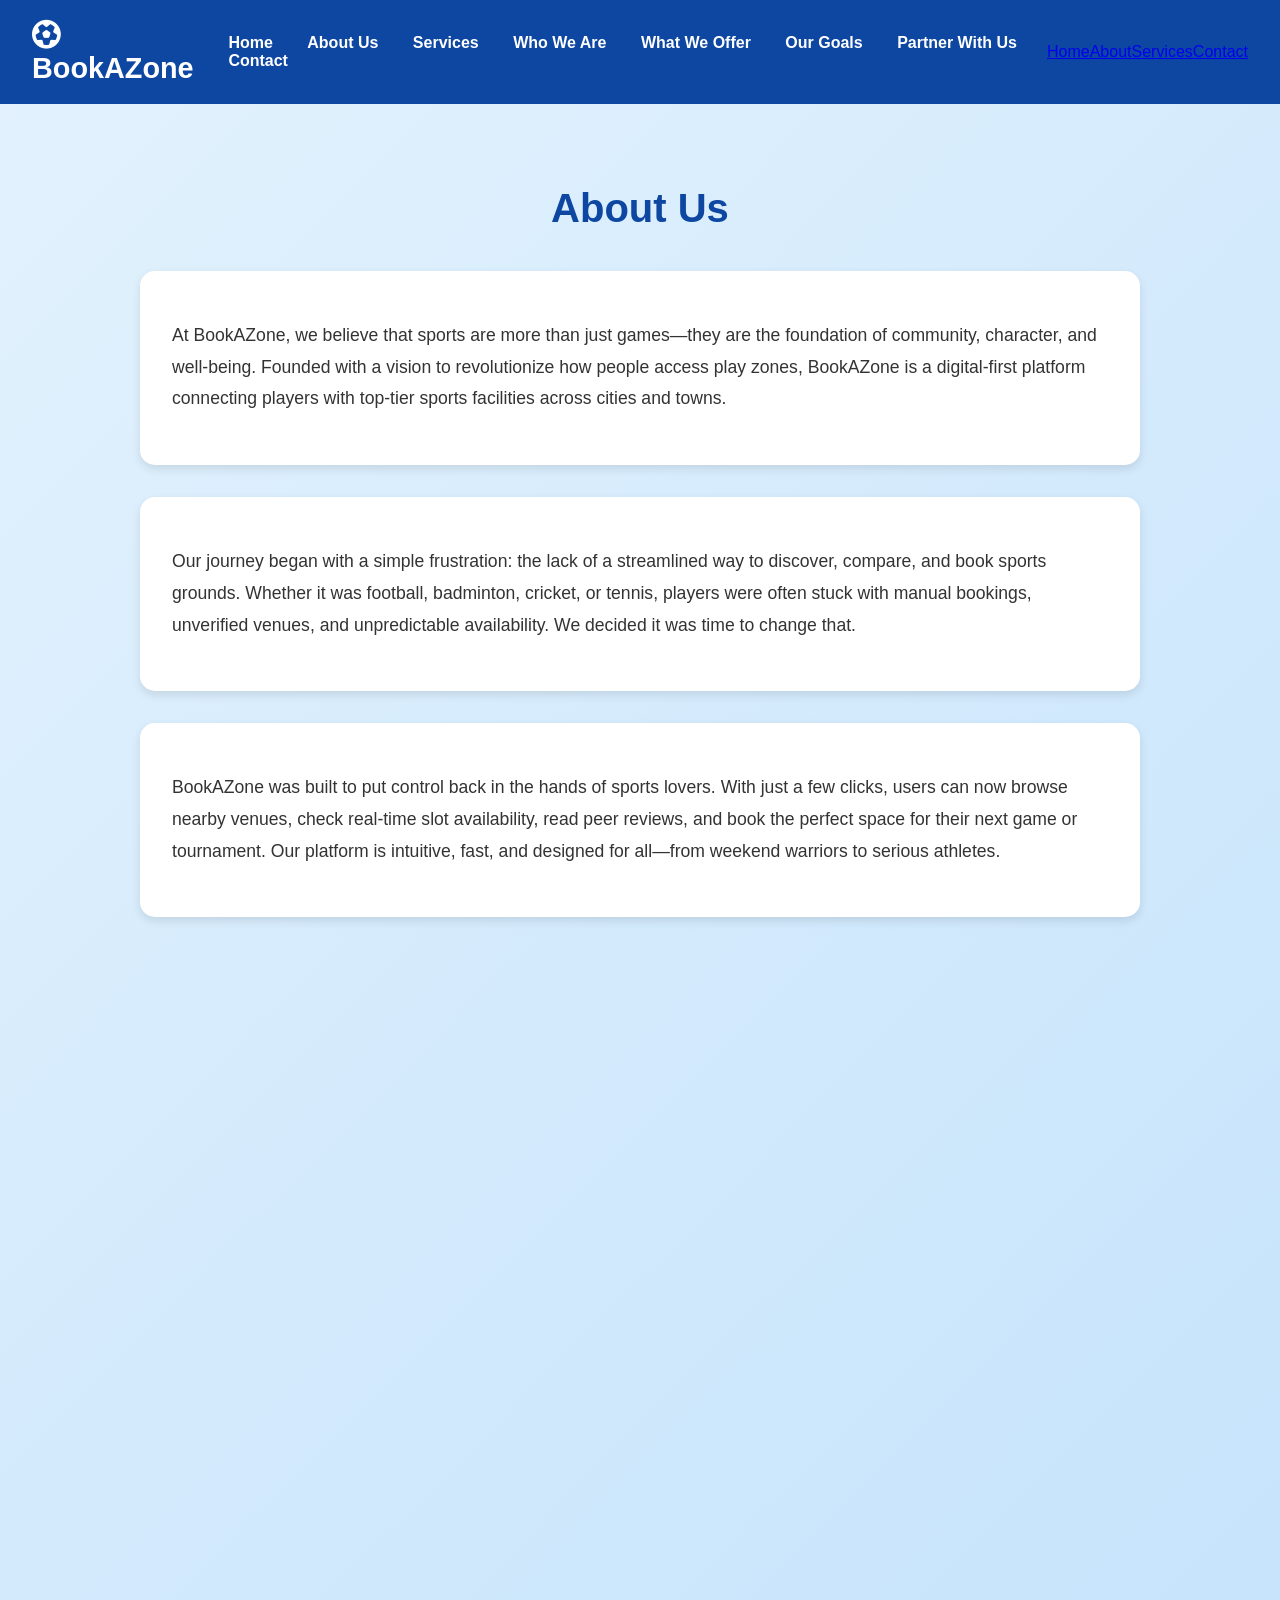
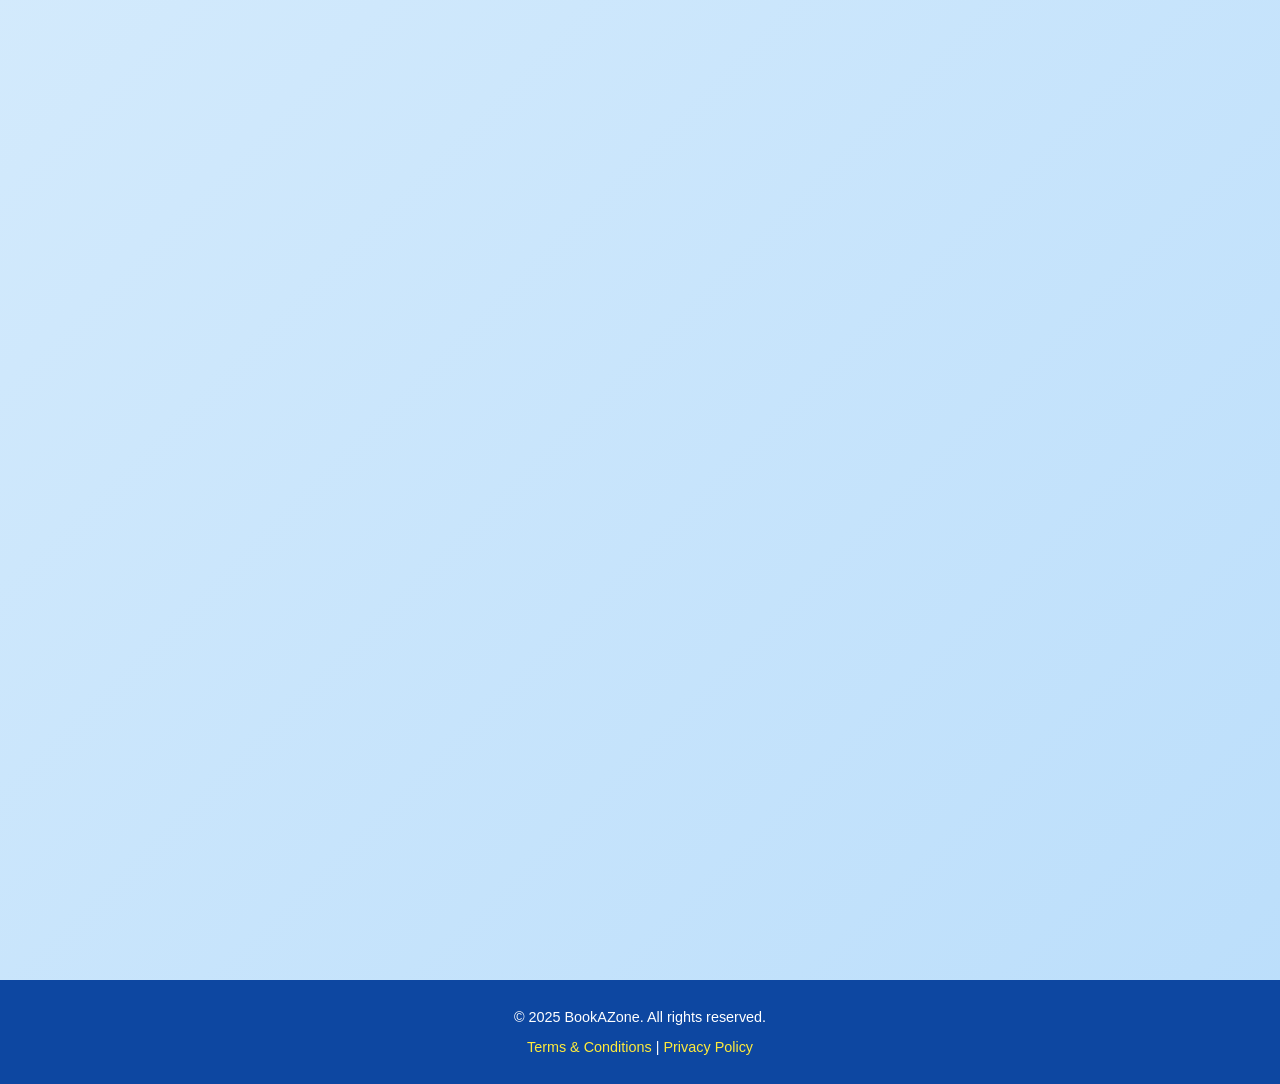
<file: about.html>
<!DOCTYPE html>
<html lang="en">
<head>
  <meta charset="UTF-8" />
  <meta name="viewport" content="width=device-width, initial-scale=1.0"/>
  <title>About Us - BookAZone</title>
  <link rel="stylesheet" href="https://cdnjs.cloudflare.com/ajax/libs/font-awesome/6.4.0/css/all.min.css" />
  <link href="https://cdn.jsdelivr.net/npm/aos@2.3.4/dist/aos.css" rel="stylesheet">
  <link rel="stylesheet" href="style.css">
<!-- Removed inline styles -->
<!-- <style>
    body {
      margin: 0;
      font-family: 'Segoe UI', Tahoma, Geneva, Verdana, sans-serif;
      background: linear-gradient(135deg, #e3f2fd, #bbdefb);
      color: #333;
    }
    header {
      background: #0d47a1;
      color: #fff;
      padding: 1.2em 2em;
      display: flex;
      justify-content: space-between;
      align-items: center;
    }
    header h1 {
      font-size: 1.8em;
      margin: 0;
    }
    nav a {
      color: #fff;
      text-decoration: none;
      margin: 0 15px;
      font-weight: bold;
      transition: color 0.3s;
    }
    nav a:hover {
      color: #ffeb3b;
    }
    main {
      padding: 3em 2em;
      max-width: 1000px;
      margin: 0 auto;
    }
    main h2 {
      font-size: 2.5em;
      margin-bottom: 1em;
      color: #0d47a1;
      text-align: center;
    }
    .section {
      background: white;
      margin: 2em 0;
      padding: 2em;
      border-radius: 15px;
      box-shadow: 0 4px 10px rgba(0,0,0,0.1);
    }
    .section p {
      line-height: 1.8;
      font-size: 1.1em;
    }
    footer {
      background: #0d47a1;
      color: white;
      text-align: center;
      padding: 1em 0;
      font-size: 0.9em;
    }
    footer a {
      color: #ffeb3b;
      text-decoration: none;
    }
    footer a:hover {
      text-decoration: underline;
    }
  </style> -->
</head>
<body>
  <header>
    <h1><i class="fas fa-futbol"></i> BookAZone</h1>
    
    <nav>
      <a href="index.html">Home</a>
      <a href="about.html">About Us</a>
      <a href="services.html">Services</a>
      <a href="who-we-are.html">Who We Are</a>
      <a href="what-we-offer.html">What We Offer</a>
      <a href="goals.html">Our Goals</a>
      <a href="partner-with-us.html">Partner With Us</a>
      <a href="contact.html">Contact</a>
    </nav>
    
      <a href="index.html">Home</a>
      <a href="about.html">About</a>
      <a href="services.html">Services</a>
      <a href="contact.html">Contact</a>
    </nav>
  </header>
  <main>
    <h2>About Us</h2>
    <div class="section" data-aos="fade-up">
      <p>At BookAZone, we believe that sports are more than just games—they are the foundation of community, character, and well-being. Founded with a vision to revolutionize how people access play zones, BookAZone is a digital-first platform connecting players with top-tier sports facilities across cities and towns.</p>
    </div>
    <div class="section" data-aos="fade-up">
      <p>Our journey began with a simple frustration: the lack of a streamlined way to discover, compare, and book sports grounds. Whether it was football, badminton, cricket, or tennis, players were often stuck with manual bookings, unverified venues, and unpredictable availability. We decided it was time to change that.</p>
    </div>
    <div class="section" data-aos="fade-up">
      <p>BookAZone was built to put control back in the hands of sports lovers. With just a few clicks, users can now browse nearby venues, check real-time slot availability, read peer reviews, and book the perfect space for their next game or tournament. Our platform is intuitive, fast, and designed for all—from weekend warriors to serious athletes.</p>
    </div>
    <div class="section" data-aos="fade-up">
      <p>But BookAZone isn’t just for players—it’s for venue owners too. We provide sports facility managers with the digital tools they need to manage their bookings, attract more customers, and run smoother operations. From scheduling automation to digital payments, we’re helping venues move into the future.</p>
    </div>
    <div class="section" data-aos="fade-up">
      <p>Our team is composed of passionate individuals from both sports and tech backgrounds. We understand the adrenaline of a good match and the power of a well-written line of code. That duality allows us to build a product that is not only functional but also inspiring.</p>
    </div>
    <div class="section" data-aos="fade-up">
      <p>BookAZone is committed to inclusivity. We work closely with local communities to list a variety of sports zones—urban and rural, elite and grassroots. Whether you’re organizing a professional tournament or a casual Sunday match, we ensure that there's a space for everyone.</p>
    </div>
    <div class="section" data-aos="fade-up">
      <p>In a post-pandemic world, health and safety are paramount. That’s why BookAZone includes features like contactless payments, real-time crowd status, and hygiene rating indicators. Your safety is our priority, and we work with venue partners to maintain the highest standards.</p>
    </div>
    <div class="section" data-aos="fade-up">
      <p>Education and awareness are also part of our mission. Through workshops, blogs, and partnerships with local academies, we promote sports literacy, youth engagement, and physical fitness. We don’t just want to help you find a venue—we want to inspire a lifelong love for movement.</p>
    </div>
    <div class="section" data-aos="fade-up">
      <p>Sustainability is at the heart of our operations. We encourage eco-friendly practices among partner venues, like using solar-powered lights or rainwater-harvesting turf maintenance. We believe every kick, serve, and swing can be a step toward a greener tomorrow.</p>
    </div>
    <div class="section" data-aos="fade-up">
      <p>Today, BookAZone serves thousands of players and hundreds of play zones—and we’re just getting started. As we expand to new cities and add more sports categories, our promise remains the same: to make play accessible, affordable, and absolutely enjoyable.</p>
    </div>
  </main>
  <footer>
    <p>&copy; 2025 BookAZone. All rights reserved.</p>
    <p><a href="terms.html">Terms & Conditions</a> | <a href="privacy.html">Privacy Policy</a></p>
  </footer>

  <script src="https://cdn.jsdelivr.net/npm/aos@2.3.4/dist/aos.js"></script>
  <script>
    AOS.init();
  </script>
</body>
</html>
</file>
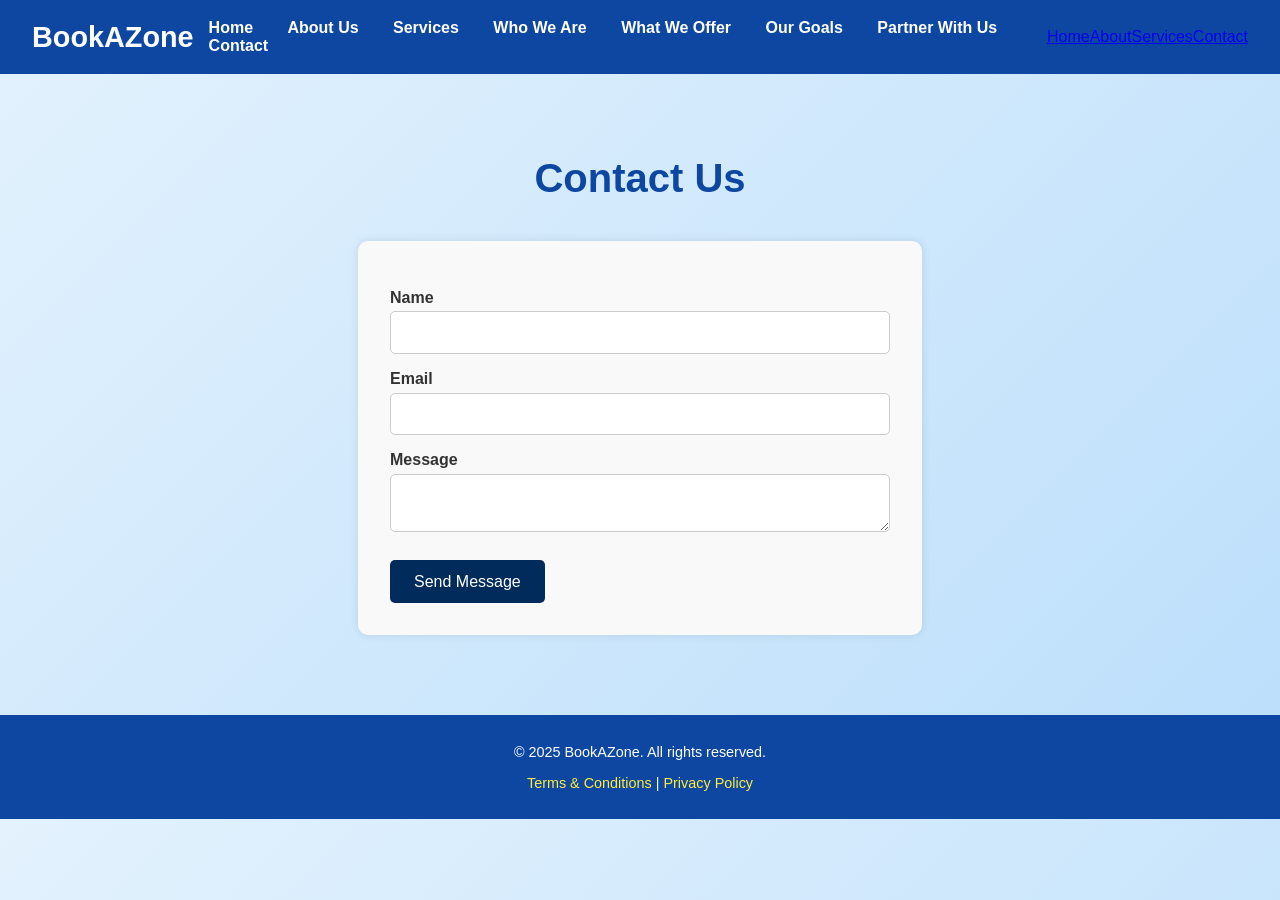
<file: contact.html>
<!DOCTYPE html>
<html lang="en">
<head>
  <meta charset="UTF-8" />
  <meta name="viewport" content="width=device-width, initial-scale=1.0"/>
  <title>Contact Us - BookAZone</title>
  
</head>
<body>
  <header>
    <h1><i class="fas fa-futbol"></i> BookAZone</h1>
    
    <nav>
      <a href="index.html">Home</a>
      <a href="about.html">About Us</a>
      <a href="services.html">Services</a>
      <a href="who-we-are.html">Who We Are</a>
      <a href="what-we-offer.html">What We Offer</a>
      <a href="goals.html">Our Goals</a>
      <a href="partner-with-us.html">Partner With Us</a>
      <a href="contact.html">Contact</a>
    </nav>
    
      <a href="index.html">Home</a>
      <a href="about.html">About</a>
      <a href="services.html">Services</a>
      <a href="contact.html">Contact</a>
    </nav>
  </header>

  <main>
    <h2>Contact Us</h2>
    <link rel="stylesheet" href="style.css">
<!-- Removed inline styles -->
<!-- <style>
      form {
        max-width: 500px;
        margin: 2rem auto;
        padding: 2rem;
        background: #f9f9f9;
        border-radius: 10px;
        box-shadow: 0 0 10px rgba(0, 0, 0, 0.1);
        font-family: Arial, sans-serif;
      }

      label {
        display: block;
        margin-top: 1rem;
        font-weight: bold;
      }

      input,
      textarea {
        width: 100%;
        padding: 0.8rem;
        margin-top: 0.3rem;
        border: 1px solid #ccc;
        border-radius: 5px;
        box-sizing: border-box;
      }

      button {
        margin-top: 1.5rem;
        padding: 0.8rem 1.5rem;
        background-color: #002B5B;
        color: #fff;
        border: none;
        border-radius: 5px;
        cursor: pointer;
        font-size: 1rem;
      }

      button:hover {
        background-color: #004080;
      }
    </style> -->

    <form action="https://formspree.io/f/xdkgenpq" method="POST" onsubmit="return validateForm()">
      <label for="name">Name</label>
      <input type="text" id="name" name="name" required>

      <label for="email">Email</label>
      <input type="email" id="email" name="email" required>

      <label for="message">Message</label>
      <textarea id="message" name="message" required></textarea>

      <button type="submit">Send Message</button>
    </form>

    <script>
      function validateForm() {
        const name = document.getElementById('name').value.trim();
        const email = document.getElementById('email').value.trim();
        const message = document.getElementById('message').value.trim();

        if (name.length < 2) {
          alert('Please enter a valid name.');
          return false;
        }

        const emailPattern = /^[^\s@]+@[^\s@]+\.[^\s@]+$/;
        if (!emailPattern.test(email)) {
          alert('Please enter a valid email address.');
          return false;
        }

        if (message.length < 10) {
          alert('Message must be at least 10 characters long.');
          return false;
        }

        return true;
      }
    </script>
  </main>

  <footer>
    <p>&copy; 2025 BookAZone. All rights reserved.</p>
    <p><a href="terms.html">Terms & Conditions</a> | <a href="privacy.html">Privacy Policy</a></p>
  </footer>
</body>
</html>
</file>
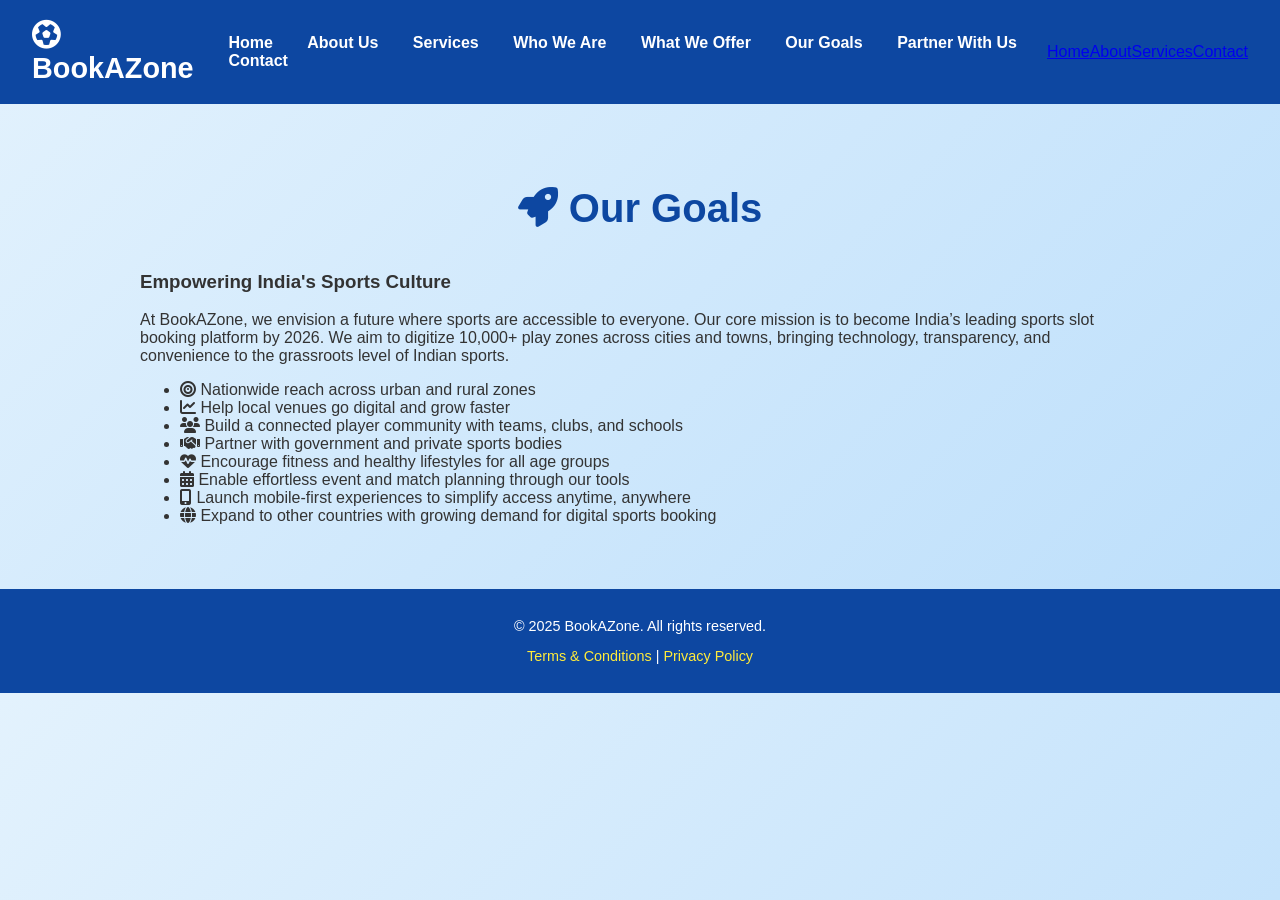
<file: goals.html>
<!DOCTYPE html>
<html lang="en">
<head>
  <meta charset="UTF-8" />
  <meta name="viewport" content="width=device-width, initial-scale=1.0"/>
  <title>Our Goals - BookAZone</title>
  <link rel="stylesheet" href="https://cdnjs.cloudflare.com/ajax/libs/font-awesome/6.4.0/css/all.min.css" />
  <link href="https://cdn.jsdelivr.net/npm/aos@2.3.4/dist/aos.css" rel="stylesheet">
  <link rel="stylesheet" href="style.css">
<!-- Removed inline styles -->
<!-- <style>
    body {
      margin: 0;
      font-family: 'Segoe UI', Tahoma, Geneva, Verdana, sans-serif;
      background: linear-gradient(135deg, #ede7f6, #d1c4e9);
      color: #333;
    }
    header {
      background: #4527a0;
      color: #fff;
      padding: 1.2em 2em;
      display: flex;
      justify-content: space-between;
      align-items: center;
    }
    header h1 {
      font-size: 1.8em;
      margin: 0;
    }
    nav a {
      color: #fff;
      text-decoration: none;
      margin: 0 15px;
      font-weight: bold;
      transition: color 0.3s;
    }
    nav a:hover {
      color: #ffeb3b;
    }
    main {
      padding: 3em 2em;
      max-width: 1000px;
      margin: 0 auto;
      text-align: center;
    }
    h2 {
      font-size: 2.5em;
      margin-bottom: 1em;
      color: #4527a0;
    }
    .goal-box {
      background: #fff;
      padding: 2em;
      border-radius: 15px;
      box-shadow: 0 4px 10px rgba(0,0,0,0.1);
      margin-top: 2em;
    }
    .goal-box h3 {
      color: #6a1b9a;
      font-size: 1.6em;
      margin-bottom: 1em;
    }
    .goal-box p {
      font-size: 1.1em;
      line-height: 1.6;
    }
    ul {
      text-align: left;
      max-width: 700px;
      margin: 2em auto;
      list-style: none;
      padding: 0;
    }
    ul li {
      background: #ede7f6;
      margin: 0.5em 0;
      padding: 0.8em 1em;
      border-left: 5px solid #7e57c2;
      font-size: 1.05em;
    }
    ul li i {
      color: #7e57c2;
      margin-right: 0.5em;
    }
    footer {
      background: #4527a0;
      color: white;
      text-align: center;
      padding: 1em 0;
      font-size: 0.9em;
    }
    footer a {
      color: #ffeb3b;
      text-decoration: none;
    }
    footer a:hover {
      text-decoration: underline;
    }
  </style> -->
</head>
<body>
  <header>
    <h1><i class="fas fa-futbol"></i> BookAZone</h1>
    
    <nav>
      <a href="index.html">Home</a>
      <a href="about.html">About Us</a>
      <a href="services.html">Services</a>
      <a href="who-we-are.html">Who We Are</a>
      <a href="what-we-offer.html">What We Offer</a>
      <a href="goals.html">Our Goals</a>
      <a href="partner-with-us.html">Partner With Us</a>
      <a href="contact.html">Contact</a>
    </nav>
    
      <a href="index.html">Home</a>
      <a href="about.html">About</a>
      <a href="services.html">Services</a>
      <a href="contact.html">Contact</a>
    </nav>
  </header>

  <main>
    <h2><i class="fas fa-rocket"></i> Our Goals</h2>

    <div class="goal-box" data-aos="fade-up">
      <h3>Empowering India's Sports Culture</h3>
      <p>
        At BookAZone, we envision a future where sports are accessible to everyone. Our core mission is to become India’s leading sports slot booking platform by 2026.
        We aim to digitize 10,000+ play zones across cities and towns, bringing technology, transparency, and convenience to the grassroots level of Indian sports.
      </p>

      <ul>
        <li><i class="fas fa-bullseye"></i> Nationwide reach across urban and rural zones</li>
        <li><i class="fas fa-chart-line"></i> Help local venues go digital and grow faster</li>
        <li><i class="fas fa-users"></i> Build a connected player community with teams, clubs, and schools</li>
        <li><i class="fas fa-handshake"></i> Partner with government and private sports bodies</li>
        <li><i class="fas fa-heartbeat"></i> Encourage fitness and healthy lifestyles for all age groups</li>
        <li><i class="fas fa-calendar-alt"></i> Enable effortless event and match planning through our tools</li>
        <li><i class="fas fa-mobile-alt"></i> Launch mobile-first experiences to simplify access anytime, anywhere</li>
        <li><i class="fas fa-globe"></i> Expand to other countries with growing demand for digital sports booking</li>
      </ul>
    </div>
  </main>

  <footer>
    <p>&copy; 2025 BookAZone. All rights reserved.</p>
    <p><a href="terms.html">Terms & Conditions</a> | <a href="privacy.html">Privacy Policy</a></p>
  </footer>

  <script src="https://cdn.jsdelivr.net/npm/aos@2.3.4/dist/aos.js"></script>
  <script>
    AOS.init();
  </script>
</body>
</html>
</file>
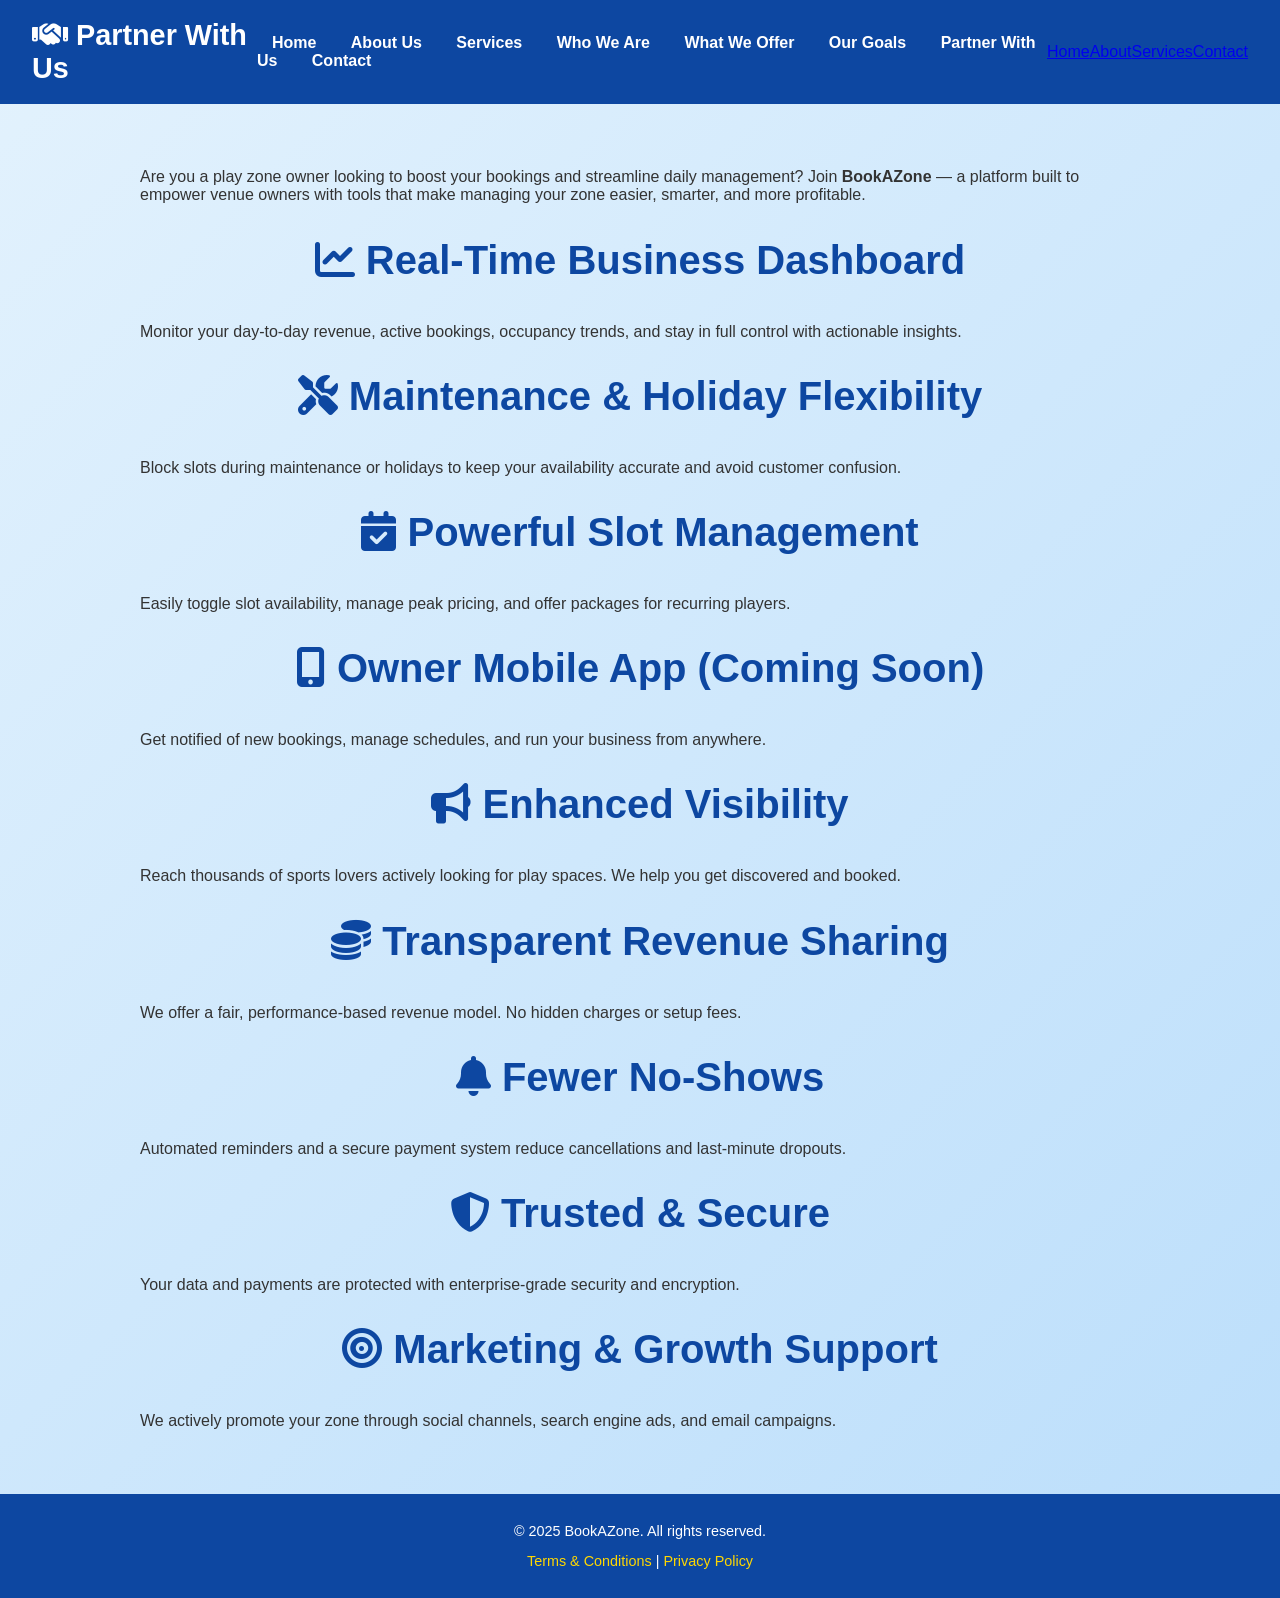
<file: partner-with-us.html>
<!DOCTYPE html>
<html lang="en">
<head>
  <meta charset="UTF-8">
  <meta name="viewport" content="width=device-width, initial-scale=1.0">
  <title>Partner With Us - BookAZone</title>
  
  <link rel="stylesheet" href="https://cdnjs.cloudflare.com/ajax/libs/font-awesome/6.4.0/css/all.min.css">
  <link rel="stylesheet" href="style.css">
<!-- Removed inline styles -->
<!-- <style>
    body {
      font-family: 'Segoe UI', Tahoma, Geneva, Verdana, sans-serif;
      background: linear-gradient(rgba(0, 0, 0, 0.7), rgba(0,0,0,0.7)), url('https://images.unsplash.com/photo-1585241645927-c7a8c7b10738?auto=format&fit=crop&w=1500&q=80') no-repeat center center fixed;
      background-size: cover;
      color: #fff;
      margin: 0;
      padding: 0;
    }
    header, footer {
      background-color: rgba(0, 0, 0, 0.85);
      padding: 1rem 2rem;
      text-align: center;
    }
    nav a {
      color: #fff;
      margin: 0 1rem;
      text-decoration: none;
    }
    nav a:hover {
      color: #ffd700;
    }
    main {
      max-width: 900px;
      margin: 3rem auto;
      padding: 2rem;
      background-color: rgba(255, 255, 255, 0.05);
      border-radius: 12px;
    }
    h1 {
      font-size: 2.8rem;
      margin-bottom: 1rem;
      color: #ffd700;
    }
    h2 {
      font-size: 1.5rem;
      margin-top: 2rem;
      color: #ffdb58;
    }
    ul {
      padding-left: 1.5rem;
    }
    li {
      margin-bottom: 0.8rem;
    }
    .icon {
      color: #ffd700;
      margin-right: 0.5rem;
    }
  </style> -->
</head>
<body>
  <header>
    <h1><i class="fas fa-handshake icon"></i> Partner With Us</h1>
    
    <nav>
      <a href="index.html">Home</a>
      <a href="about.html">About Us</a>
      <a href="services.html">Services</a>
      <a href="who-we-are.html">Who We Are</a>
      <a href="what-we-offer.html">What We Offer</a>
      <a href="goals.html">Our Goals</a>
      <a href="partner-with-us.html">Partner With Us</a>
      <a href="contact.html">Contact</a>
    </nav>
    
      <a href="index.html">Home</a>
      <a href="about.html">About</a>
      <a href="services.html">Services</a>
      <a href="contact.html">Contact</a>
    </nav>
  </header>
  <main>
    <p>Are you a play zone owner looking to boost your bookings and streamline daily management? Join <strong>BookAZone</strong> — a platform built to empower venue owners with tools that make managing your zone easier, smarter, and more profitable.</p>

    <h2><i class="fas fa-chart-line icon"></i> Real-Time Business Dashboard</h2>
    <p>Monitor your day-to-day revenue, active bookings, occupancy trends, and stay in full control with actionable insights.</p>

    <h2><i class="fas fa-tools icon"></i> Maintenance & Holiday Flexibility</h2>
    <p>Block slots during maintenance or holidays to keep your availability accurate and avoid customer confusion.</p>

    <h2><i class="fas fa-calendar-check icon"></i> Powerful Slot Management</h2>
    <p>Easily toggle slot availability, manage peak pricing, and offer packages for recurring players.</p>

    <h2><i class="fas fa-mobile-alt icon"></i> Owner Mobile App (Coming Soon)</h2>
    <p>Get notified of new bookings, manage schedules, and run your business from anywhere.</p>

    <h2><i class="fas fa-bullhorn icon"></i> Enhanced Visibility</h2>
    <p>Reach thousands of sports lovers actively looking for play spaces. We help you get discovered and booked.</p>

    <h2><i class="fas fa-coins icon"></i> Transparent Revenue Sharing</h2>
    <p>We offer a fair, performance-based revenue model. No hidden charges or setup fees.</p>

    <h2><i class="fas fa-bell icon"></i> Fewer No-Shows</h2>
    <p>Automated reminders and a secure payment system reduce cancellations and last-minute dropouts.</p>

    <h2><i class="fas fa-shield-alt icon"></i> Trusted & Secure</h2>
    <p>Your data and payments are protected with enterprise-grade security and encryption.</p>

    <h2><i class="fas fa-bullseye icon"></i> Marketing & Growth Support</h2>
    <p>We actively promote your zone through social channels, search engine ads, and email campaigns.</p>
  </main>
  <footer>
    <p>&copy; 2025 BookAZone. All rights reserved.</p>
    <p><a href="terms.html" style="color: #ffd700;">Terms & Conditions</a> | <a href="privacy.html" style="color: #ffd700;">Privacy Policy</a></p>
  </footer>
</body>
</html>
</file>
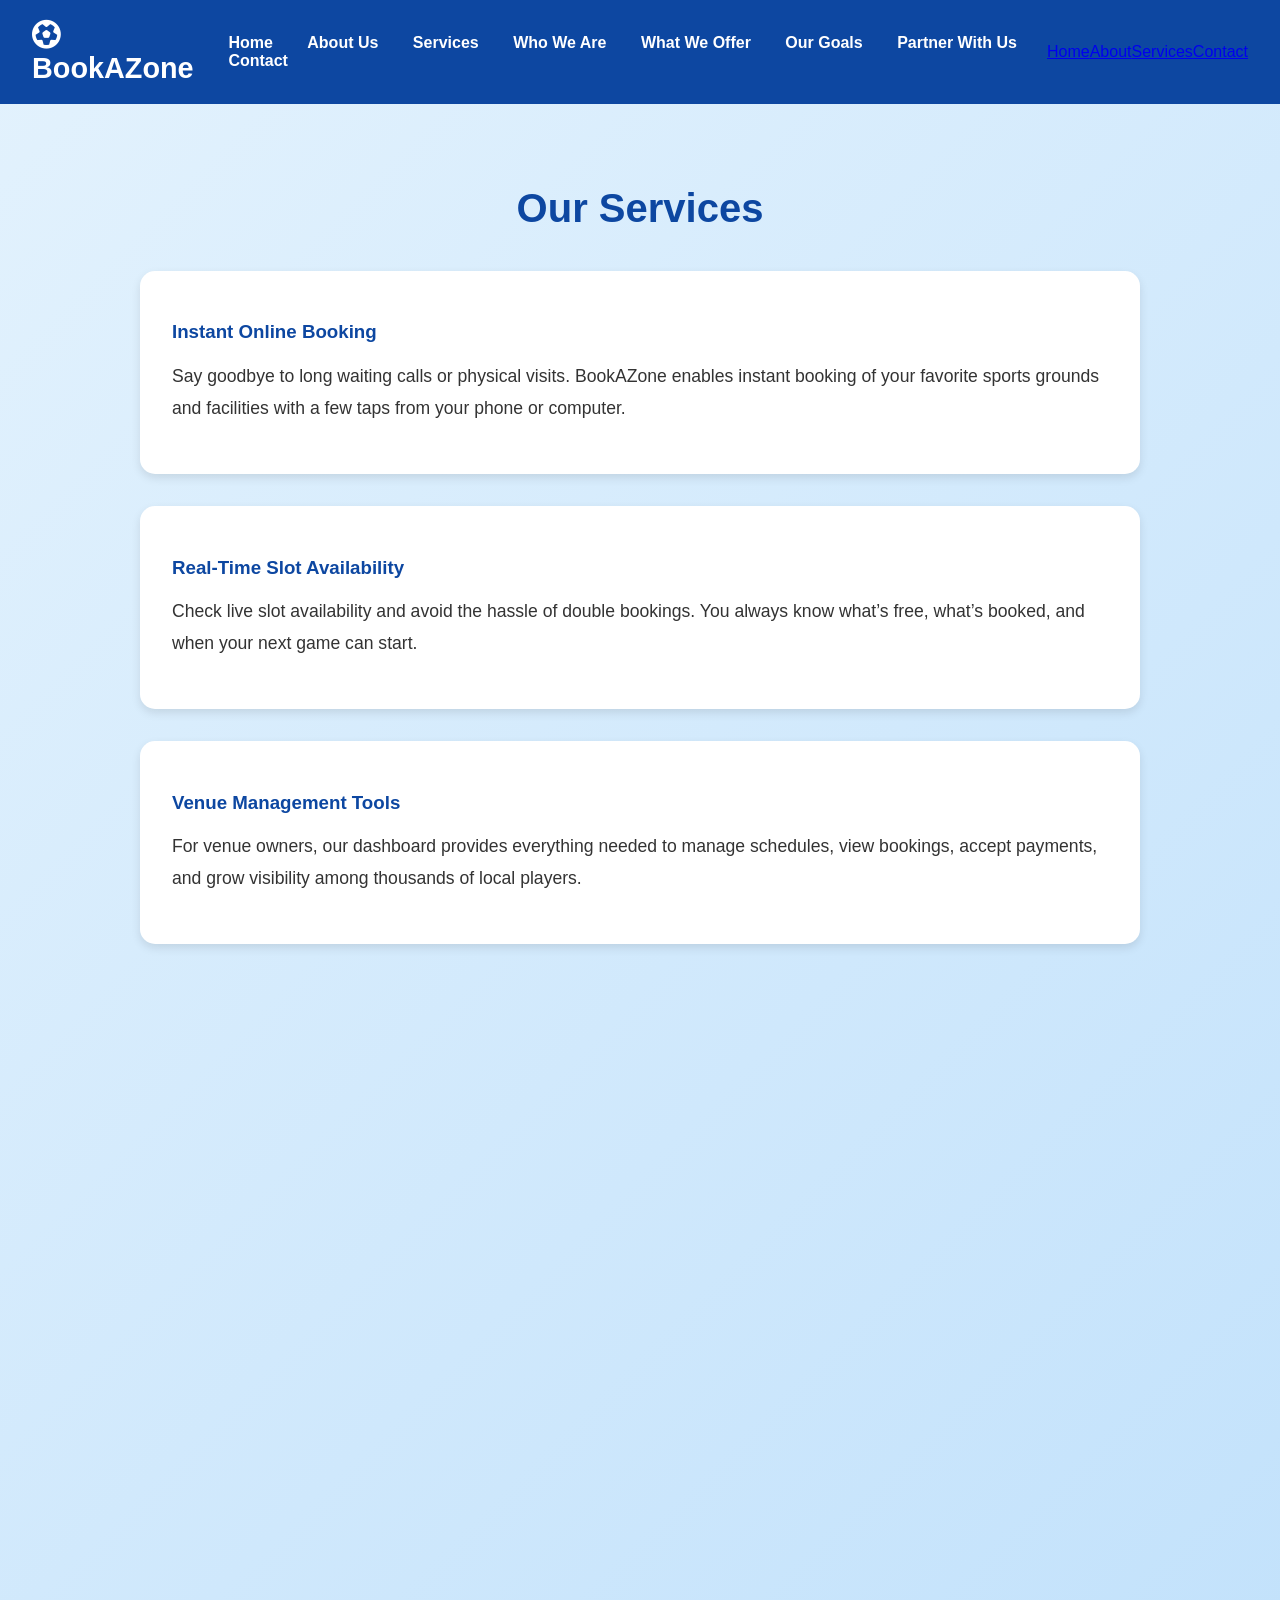
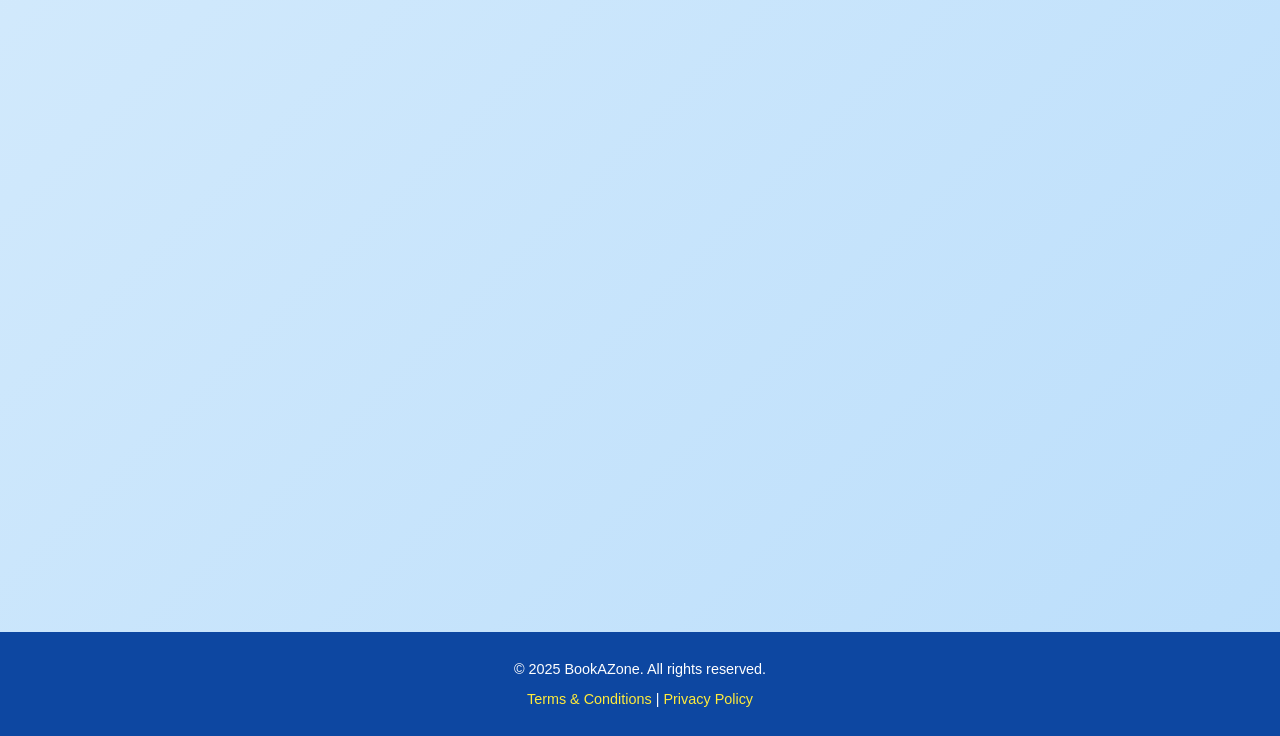
<file: services.html>
<!DOCTYPE html>
<html lang="en">
<head>
  <meta charset="UTF-8" />
  <meta name="viewport" content="width=device-width, initial-scale=1.0"/>
  <title>Services - BookAZone</title>
  <link rel="stylesheet" href="https://cdnjs.cloudflare.com/ajax/libs/font-awesome/6.4.0/css/all.min.css" />
  <link href="https://cdn.jsdelivr.net/npm/aos@2.3.4/dist/aos.css" rel="stylesheet">
  <link rel="stylesheet" href="style.css">
<!-- Removed inline styles -->
<!-- <style>
    body {
      margin: 0;
      font-family: 'Segoe UI', Tahoma, Geneva, Verdana, sans-serif;
      background: linear-gradient(135deg, #e3f2fd, #bbdefb);
      color: #333;
    }
    header {
      background: #0d47a1;
      color: #fff;
      padding: 1.2em 2em;
      display: flex;
      justify-content: space-between;
      align-items: center;
    }
    header h1 {
      font-size: 1.8em;
      margin: 0;
    }
    nav a {
      color: #fff;
      text-decoration: none;
      margin: 0 15px;
      font-weight: bold;
      transition: color 0.3s;
    }
    nav a:hover {
      color: #ffeb3b;
    }
    main {
      padding: 3em 2em;
      max-width: 1000px;
      margin: 0 auto;
    }
    main h2 {
      font-size: 2.5em;
      margin-bottom: 1em;
      color: #0d47a1;
      text-align: center;
    }
    .service-section {
      background: white;
      margin: 2em 0;
      padding: 2em;
      border-radius: 15px;
      box-shadow: 0 4px 10px rgba(0,0,0,0.1);
    }
    .service-section h3 {
      color: #0d47a1;
      margin-bottom: 0.5em;
    }
    .service-section p {
      line-height: 1.8;
      font-size: 1.1em;
    }
    footer {
      background: #0d47a1;
      color: white;
      text-align: center;
      padding: 1em 0;
      font-size: 0.9em;
    }
    footer a {
      color: #ffeb3b;
      text-decoration: none;
    }
    footer a:hover {
      text-decoration: underline;
    }
  </style> -->
</head>
<body>
  <header>
    <h1><i class="fas fa-futbol"></i> BookAZone</h1>
    
    <nav>
      <a href="index.html">Home</a>
      <a href="about.html">About Us</a>
      <a href="services.html">Services</a>
      <a href="who-we-are.html">Who We Are</a>
      <a href="what-we-offer.html">What We Offer</a>
      <a href="goals.html">Our Goals</a>
      <a href="partner-with-us.html">Partner With Us</a>
      <a href="contact.html">Contact</a>
    </nav>
    
      <a href="index.html">Home</a>
      <a href="about.html">About</a>
      <a href="services.html">Services</a>
      <a href="contact.html">Contact</a>
    </nav>
  </header>
  <main>
    <h2>Our Services</h2>

    <div class="service-section" data-aos="fade-up">
      <h3>Instant Online Booking</h3>
      <p>Say goodbye to long waiting calls or physical visits. BookAZone enables instant booking of your favorite sports grounds and facilities with a few taps from your phone or computer.</p>
    </div>

    <div class="service-section" data-aos="fade-up">
      <h3>Real-Time Slot Availability</h3>
      <p>Check live slot availability and avoid the hassle of double bookings. You always know what’s free, what’s booked, and when your next game can start.</p>
    </div>

    <div class="service-section" data-aos="fade-up">
      <h3>Venue Management Tools</h3>
      <p>For venue owners, our dashboard provides everything needed to manage schedules, view bookings, accept payments, and grow visibility among thousands of local players.</p>
    </div>

    <div class="service-section" data-aos="fade-up">
      <h3>Digital Payments & Invoicing</h3>
      <p>Enjoy safe and secure payments using a variety of digital methods. Receive instant invoices and booking confirmations via email or SMS.</p>
    </div>

    <div class="service-section" data-aos="fade-up">
      <h3>Multi-Sport Support</h3>
      <p>Whether you play football, cricket, badminton, tennis, basketball or more, BookAZone lists a wide range of play zones to suit your sport of choice.</p>
    </div>

    <div class="service-section" data-aos="fade-up">
      <h3>Community and Team Bookings</h3>
      <p>Create groups, schedule matches with friends, or make recurring bookings for teams, clubs, and schools. We support easy coordination for regular players.</p>
    </div>

    <div class="service-section" data-aos="fade-up">
      <h3>Player Reviews & Ratings</h3>
      <p>Read honest reviews and star ratings from fellow sports enthusiasts to find the best and most reliable venues in your area.</p>
    </div>

    <div class="service-section" data-aos="fade-up">
      <h3>Amenities & Facilities</h3>
      <p>Our listed venues offer a range of premium amenities: changing rooms, floodlights for night play, seating areas, parking, locker facilities, restrooms, and even snack counters. Each venue’s amenities are clearly listed for informed booking decisions.</p>
    </div>
  </main>
  <footer>
    <p>&copy; 2025 BookAZone. All rights reserved.</p>
    <p><a href="terms.html">Terms & Conditions</a> | <a href="privacy.html">Privacy Policy</a></p>
  </footer>

  <script src="https://cdn.jsdelivr.net/npm/aos@2.3.4/dist/aos.js"></script>
  <script>
    AOS.init();
  </script>
</body>
</html>
</file>
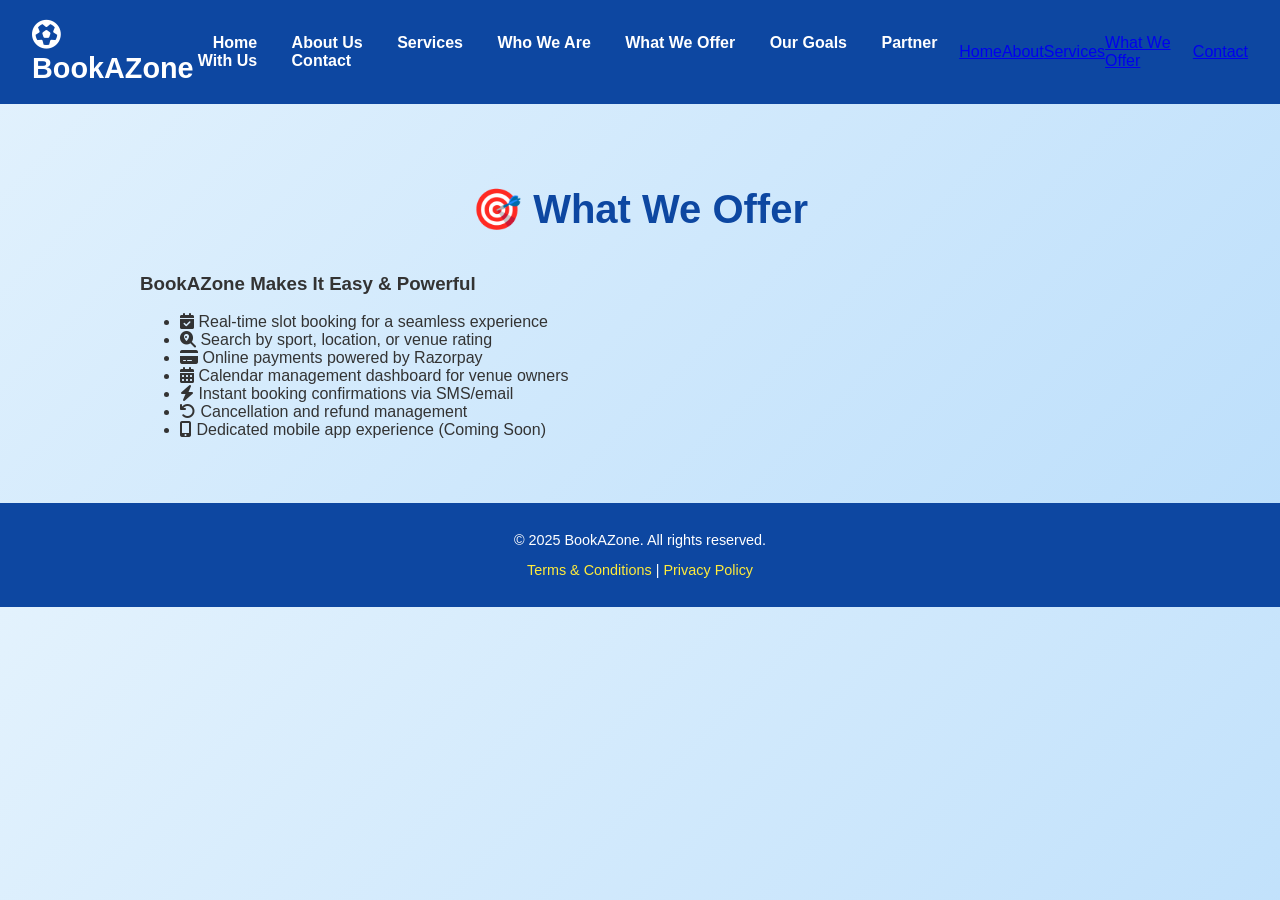
<file: what-we-offer.html>
<!DOCTYPE html>
<html lang="en">
<head>
  <meta charset="UTF-8" />
  <meta name="viewport" content="width=device-width, initial-scale=1.0" />
  <title>What We Offer - BookAZone</title>
  <link rel="stylesheet" href="https://cdnjs.cloudflare.com/ajax/libs/font-awesome/6.4.0/css/all.min.css" />
  <link href="https://cdn.jsdelivr.net/npm/aos@2.3.4/dist/aos.css" rel="stylesheet">
  <link rel="stylesheet" href="style.css">
<!-- Removed inline styles -->
<!-- <style>
    body {
      margin: 0;
      font-family: 'Segoe UI', Tahoma, Geneva, Verdana, sans-serif;
      background: linear-gradient(135deg, #ede7f6, #d1c4e9);
      color: #333;
    }
    header {
      background: #4a148c;
      color: #fff;
      padding: 1.2em 2em;
      display: flex;
      justify-content: space-between;
      align-items: center;
    }
    header h1 {
      font-size: 1.8em;
      margin: 0;
    }
    nav a {
      color: #fff;
      text-decoration: none;
      margin: 0 15px;
      font-weight: bold;
      transition: color 0.3s;
    }
    nav a:hover {
      color: #ffeb3b;
    }
    main {
      padding: 3em 2em;
      max-width: 1000px;
      margin: 0 auto;
    }
    main h2 {
      font-size: 2.5em;
      margin-bottom: 1em;
      color: #4a148c;
      text-align: center;
    }
    .offer-section {
      background: #fff;
      margin: 2em 0;
      padding: 2em;
      border-radius: 15px;
      box-shadow: 0 4px 10px rgba(0,0,0,0.1);
    }
    .offer-section h3 {
      color: #6a1b9a;
      margin-bottom: 1em;
    }
    .offer-section ul {
      list-style: none;
      padding-left: 0;
    }
    .offer-section li {
      margin-bottom: 1em;
      font-size: 1.1em;
    }
    .offer-section li i {
      color: #7b1fa2;
      margin-right: 10px;
    }
    footer {
      background: #4a148c;
      color: white;
      text-align: center;
      padding: 1em 0;
      font-size: 0.9em;
    }
    footer a {
      color: #ffeb3b;
      text-decoration: none;
    }
    footer a:hover {
      text-decoration: underline;
    }
  </style> -->
</head>
<body>
  <header>
    <h1><i class="fas fa-futbol"></i> BookAZone</h1>
    
    <nav>
      <a href="index.html">Home</a>
      <a href="about.html">About Us</a>
      <a href="services.html">Services</a>
      <a href="who-we-are.html">Who We Are</a>
      <a href="what-we-offer.html">What We Offer</a>
      <a href="goals.html">Our Goals</a>
      <a href="partner-with-us.html">Partner With Us</a>
      <a href="contact.html">Contact</a>
    </nav>
    
      <a href="index.html">Home</a>
      <a href="about.html">About</a>
      <a href="services.html">Services</a>
      <a href="what-we-offer.html">What We Offer</a>
      <a href="contact.html">Contact</a>
    </nav>
  </header>
  <main>
    <h2>🎯 What We Offer</h2>
    <div class="offer-section" data-aos="fade-up">
      <h3>BookAZone Makes It Easy & Powerful</h3>
      <ul>
        <li><i class="fas fa-calendar-check"></i> Real-time slot booking for a seamless experience</li>
        <li><i class="fas fa-search-location"></i> Search by sport, location, or venue rating</li>
        <li><i class="fas fa-credit-card"></i> Online payments powered by Razorpay</li>
        <li><i class="fas fa-calendar-alt"></i> Calendar management dashboard for venue owners</li>
        <li><i class="fas fa-bolt"></i> Instant booking confirmations via SMS/email</li>
        <li><i class="fas fa-undo"></i> Cancellation and refund management</li>
        <li><i class="fas fa-mobile-alt"></i> Dedicated mobile app experience (Coming Soon)</li>
      </ul>
    </div>
  </main>
  <footer>
    <p>&copy; 2025 BookAZone. All rights reserved.</p>
    <p><a href="terms.html">Terms & Conditions</a> | <a href="privacy.html">Privacy Policy</a></p>
  </footer>
  <script src="https://cdn.jsdelivr.net/npm/aos@2.3.4/dist/aos.js"></script>
  <script>AOS.init();</script>
</body>
</html>
</file>
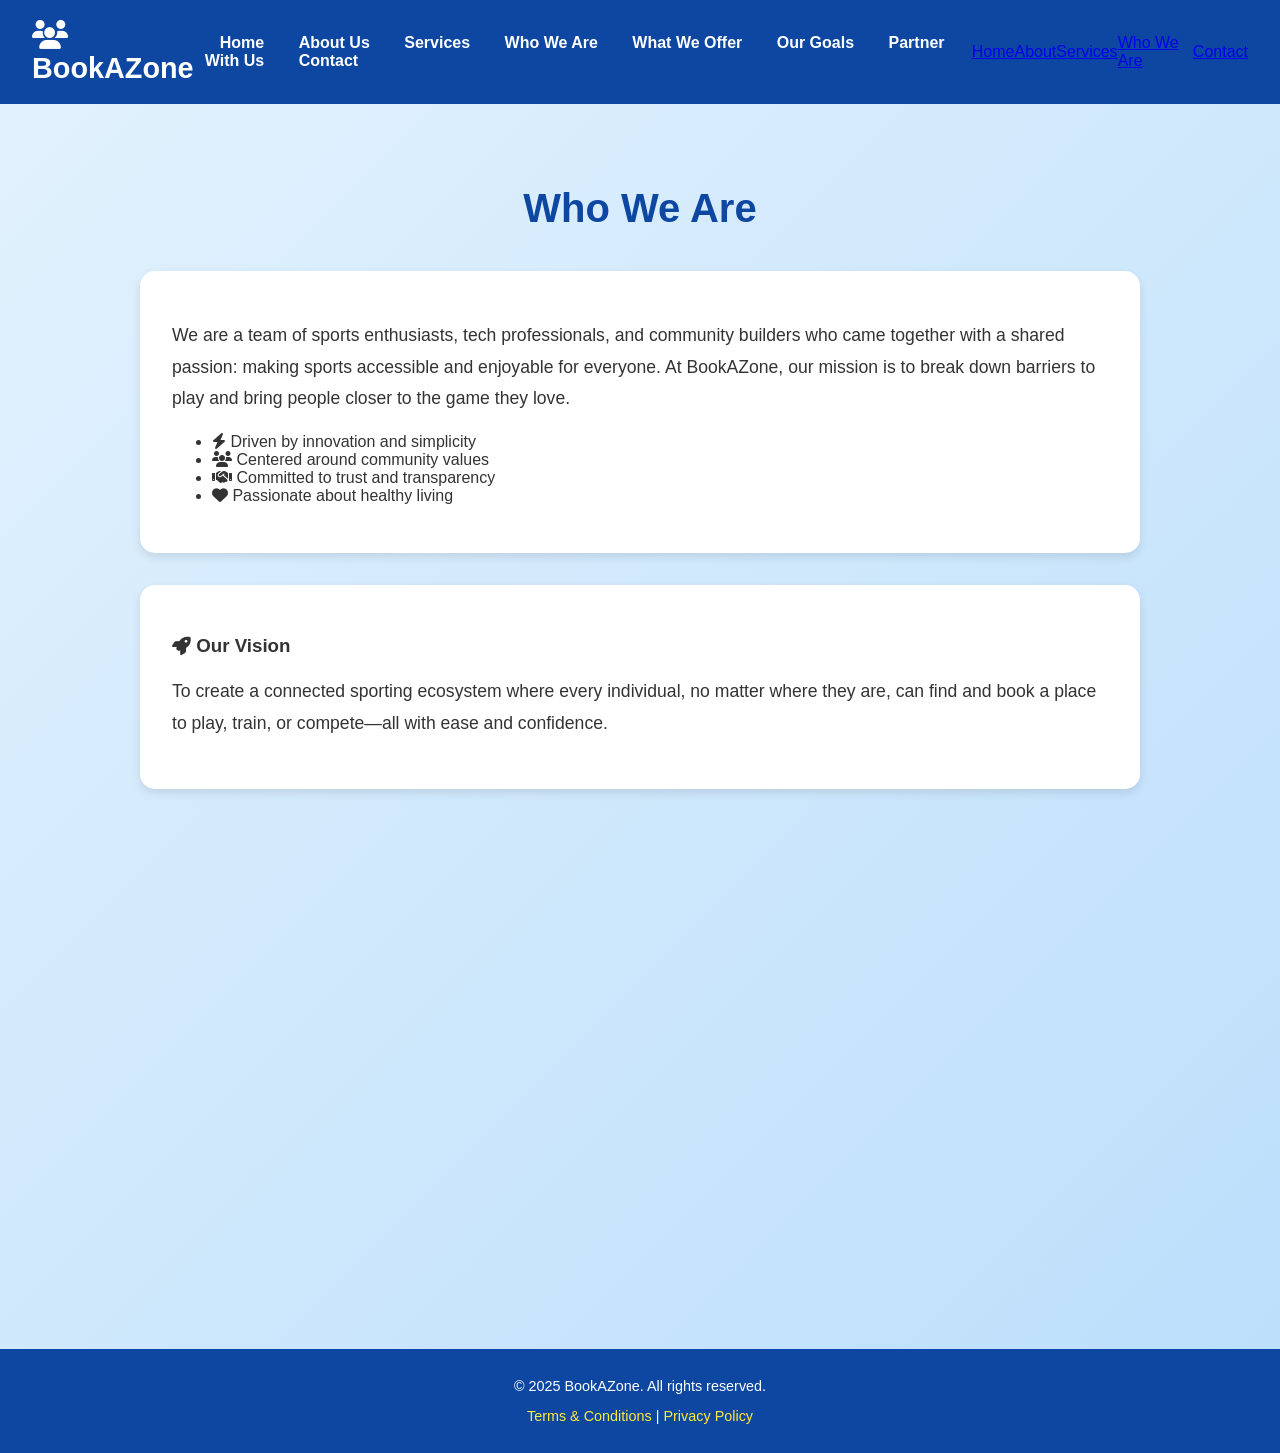
<file: who-we-are.html>
<!DOCTYPE html>
<html lang="en">
<head>
  <meta charset="UTF-8" />
  <meta name="viewport" content="width=device-width, initial-scale=1.0"/>
  <title>Who We Are - BookAZone</title>
  <link rel="stylesheet" href="https://cdnjs.cloudflare.com/ajax/libs/font-awesome/6.4.0/css/all.min.css" />
  <link href="https://cdn.jsdelivr.net/npm/aos@2.3.4/dist/aos.css" rel="stylesheet">
  <link rel="stylesheet" href="style.css">
<!-- Removed inline styles -->
<!-- <style>
    body {
      margin: 0;
      font-family: 'Segoe UI', Tahoma, Geneva, Verdana, sans-serif;
      background: linear-gradient(135deg, #fce4ec, #f8bbd0);
      color: #333;
    }
    header {
      background: #880e4f;
      color: #fff;
      padding: 1.2em 2em;
      display: flex;
      justify-content: space-between;
      align-items: center;
    }
    header h1 {
      font-size: 1.8em;
      margin: 0;
    }
    nav a {
      color: #fff;
      text-decoration: none;
      margin: 0 15px;
      font-weight: bold;
      transition: color 0.3s;
    }
    nav a:hover {
      color: #ffeb3b;
    }
    main {
      padding: 3em 2em;
      max-width: 1000px;
      margin: 0 auto;
    }
    main h2 {
      font-size: 2.5em;
      margin-bottom: 1em;
      color: #880e4f;
      text-align: center;
    }
    .section {
      background: white;
      margin: 2em 0;
      padding: 2em;
      border-radius: 15px;
      box-shadow: 0 4px 10px rgba(0,0,0,0.1);
    }
    .section h3 {
      color: #880e4f;
    }
    ul {
      list-style: none;
      padding-left: 0;
    }
    ul li {
      margin: 0.6em 0;
      font-size: 1.1em;
    }
    ul li i {
      margin-right: 10px;
      color: #880e4f;
    }
    footer {
      background: #880e4f;
      color: white;
      text-align: center;
      padding: 1em 0;
      font-size: 0.9em;
    }
    footer a {
      color: #ffeb3b;
      text-decoration: none;
    }
    footer a:hover {
      text-decoration: underline;
    }
  </style> -->
</head>
<body>
  <header>
    <h1><i class="fas fa-users"></i> BookAZone</h1>
    
    <nav>
      <a href="index.html">Home</a>
      <a href="about.html">About Us</a>
      <a href="services.html">Services</a>
      <a href="who-we-are.html">Who We Are</a>
      <a href="what-we-offer.html">What We Offer</a>
      <a href="goals.html">Our Goals</a>
      <a href="partner-with-us.html">Partner With Us</a>
      <a href="contact.html">Contact</a>
    </nav>
    
      <a href="index.html">Home</a>
      <a href="about.html">About</a>
      <a href="services.html">Services</a>
      <a href="who-we-are.html">Who We Are</a>
      <a href="contact.html">Contact</a>
    </nav>
  </header>
  <main>
    <h2>Who We Are</h2>
    <div class="section" data-aos="fade-up">
      <p>We are a team of sports enthusiasts, tech professionals, and community builders who came together with a shared passion: making sports accessible and enjoyable for everyone. At BookAZone, our mission is to break down barriers to play and bring people closer to the game they love.</p>
      <ul>
        <li><i class="fas fa-bolt"></i> Driven by innovation and simplicity</li>
        <li><i class="fas fa-users"></i> Centered around community values</li>
        <li><i class="fas fa-handshake"></i> Committed to trust and transparency</li>
        <li><i class="fas fa-heart"></i> Passionate about healthy living</li>
      </ul>
    </div>
    <div class="section" data-aos="fade-up">
      <h3><i class="fas fa-rocket"></i> Our Vision</h3>
      <p>To create a connected sporting ecosystem where every individual, no matter where they are, can find and book a place to play, train, or compete—all with ease and confidence.</p>
    </div>
    <div class="section" data-aos="fade-up">
      <h3><i class="fas fa-bullseye"></i> Our Mission</h3>
      <p>To empower players, venues, and communities through digital tools, collaborative features, and a shared passion for sports.</p>
    </div>
    <div class="section" data-aos="fade-up">
      <h3><i class="fas fa-star"></i> Our Core Values</h3>
      <ul>
        <li><i class="fas fa-check-circle"></i> Accessibility for all</li>
        <li><i class="fas fa-lightbulb"></i> Smart and user-first technology</li>
        <li><i class="fas fa-globe"></i> Community engagement and reach</li>
        <li><i class="fas fa-recycle"></i> Sustainable practices and awareness</li>
      </ul>
    </div>
  </main>
  <footer>
    <p>&copy; 2025 BookAZone. All rights reserved.</p>
    <p><a href="terms.html">Terms & Conditions</a> | <a href="privacy.html">Privacy Policy</a></p>
  </footer>

  <script src="https://cdn.jsdelivr.net/npm/aos@2.3.4/dist/aos.js"></script>
  <script>
    AOS.init();
  </script>
</body>
</html>
</file>
<file: style.css>
/* Base Typography & Layout */
body {
  margin: 0;
  font-family: 'Segoe UI', Tahoma, Geneva, Verdana, sans-serif;
  background: linear-gradient(135deg, #e3f2fd, #bbdefb);
  color: #333;
}
header {
  background: #0d47a1;
  color: #fff;
  padding: 1.2em 2em;
  display: flex;
  justify-content: space-between;
  align-items: center;
}
header h1 {
  font-size: 1.8em;
  margin: 0;
}
nav a {
  color: #fff;
  text-decoration: none;
  margin: 0 15px;
  font-weight: bold;
  transition: color 0.3s;
}
nav a:hover {
  color: #ffeb3b;
}
main {
  padding: 3em 2em;
  max-width: 1000px;
  margin: 0 auto;
}
h2 {
  font-size: 2.5em;
  margin-bottom: 1em;
  color: #0d47a1;
  text-align: center;
}

/* Section Styling */
.section, .service-section {
  background: white;
  margin: 2em 0;
  padding: 2em;
  border-radius: 15px;
  box-shadow: 0 4px 10px rgba(0,0,0,0.1);
}
.section p, .service-section p {
  line-height: 1.8;
  font-size: 1.1em;
}
.service-section h3 {
  color: #0d47a1;
  margin-bottom: 0.5em;
}

/* Contact Form Styles */
form {
  max-width: 500px;
  margin: 2rem auto;
  padding: 2rem;
  background: #f9f9f9;
  border-radius: 10px;
  box-shadow: 0 0 10px rgba(0, 0, 0, 0.1);
}
label {
  display: block;
  margin-top: 1rem;
  font-weight: bold;
}
input, textarea {
  width: 100%;
  padding: 0.8rem;
  margin-top: 0.3rem;
  border: 1px solid #ccc;
  border-radius: 5px;
  box-sizing: border-box;
}
button {
  margin-top: 1.5rem;
  padding: 0.8rem 1.5rem;
  background-color: #002B5B;
  color: #fff;
  border: none;
  border-radius: 5px;
  cursor: pointer;
  font-size: 1rem;
}
button:hover {
  background-color: #004080;
}

/* Footer */
footer {
  background: #0d47a1;
  color: white;
  text-align: center;
  padding: 1em 0;
  font-size: 0.9em;
}
footer a {
  color: #ffeb3b;
  text-decoration: none;
}
footer a:hover {
  text-decoration: underline;
}
</file>
